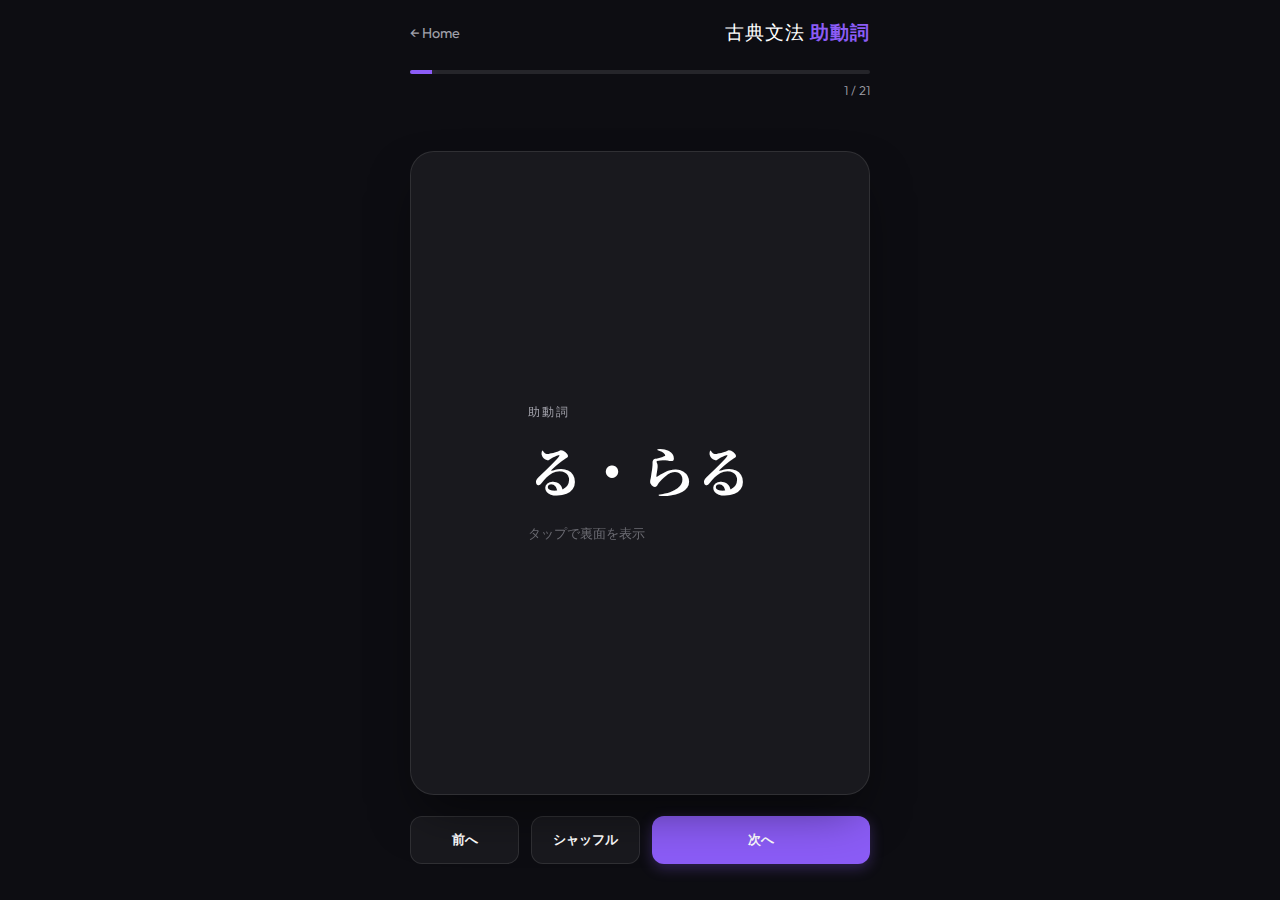
<file: kobun-quiz/index.html>
<!DOCTYPE html>
<html lang="ja">

<head>
    <meta charset="UTF-8">
    <meta name="viewport" content="width=device-width, initial-scale=1.0">
    <title>古文助動詞 暗記クイズ - kuroinusan's site</title>
    <link rel="stylesheet" href="styles.css">
    <link rel="preconnect" href="https://fonts.googleapis.com">
    <link rel="preconnect" href="https://fonts.gstatic.com" crossorigin>
    <link
        href="https://fonts.googleapis.com/css2?family=Noto+Serif+JP:wght@400;700&family=Outfit:wght@300;400;600&display=swap"
        rel="stylesheet">
</head>

<body class="dark-theme">
    <div class="app-container">
        <header>
            <div class="top-nav">
                <a href="../index.html" class="back-link">← Home</a>
                <h1 class="logo">古典文法 <span>助動詞</span></h1>
            </div>
            <div class="progress-container">
                <div class="progress-bar">
                    <div id="progress-fill" style="width: 0%"></div>
                </div>
                <div class="progress-text">
                    <span id="current-index">0</span> / <span id="total-count">0</span>
                </div>
            </div>
        </header>

        <main>
            <div class="card-scene">
                <div class="card" id="flashcard">
                    <div class="card__face card__face--front">
                        <div class="card-content">
                            <span class="label">助動詞</span>
                            <h2 id="card-term" class="term">---</h2>
                            <p class="hint">タップで裏面を表示</p>
                        </div>
                    </div>
                    <div class="card__face card__face--back">
                        <div class="card-content">
                            <div class="data-group">
                                <span class="label">意味</span>
                                <p id="card-meaning" class="data-value">---</p>
                            </div>
                            <div class="data-group">
                                <span class="label">活用</span>
                                <p id="card-inflection" class="data-value">---</p>
                                <div id="conjugation-table-container" class="table-container">
                                    <table id="conjugation-table">
                                        <!-- Will be populated by JS -->
                                    </table>
                                </div>
                            </div>
                            <div class="data-group">
                                <span class="label">接続</span>
                                <p id="card-connection" class="data-value">---</p>
                            </div>
                        </div>
                    </div>
                </div>
            </div>
        </main>

        <footer>
            <div class="controls">
                <button id="prev-btn" class="btn btn-secondary">前へ</button>
                <button id="shuffle-btn" class="btn btn-secondary">シャッフル</button>
                <button id="next-btn" class="btn btn-primary">次へ</button>
            </div>
        </footer>
    </div>
    <script src="script.js"></script>
</body>

</html>
</file>
<file: kobun-quiz/styles.css>
:root {
    --bg-color: #0d0d12;
    --card-bg: rgba(255, 255, 255, 0.05);
    --card-border: rgba(255, 255, 255, 0.1);
    --text-primary: #ffffff;
    --text-secondary: #a1a1aa;
    --accent-color: #8b5cf6;
    /* Violet */
    --accent-glow: rgba(139, 92, 246, 0.3);
    --font-main: 'Outfit', sans-serif;
    --font-ja: 'Noto Serif JP', serif;
}

* {
    margin: 0;
    padding: 0;
    box-sizing: border-box;
}

body {
    background-color: var(--bg-color);
    color: var(--text-primary);
    font-family: var(--font-main);
    overflow: hidden;
    /* Disable page scroll for better app-like feel on mobile */
    height: 100vh;
    display: flex;
    justify-content: center;
    align-items: center;
}

.app-container {
    width: 100%;
    max-width: 500px;
    height: 100vh;
    display: flex;
    flex-direction: column;
    padding: 20px;
    position: relative;
}

/* Header & Progress */
header {
    margin-bottom: 2rem;
}

.top-nav {
    display: flex;
    justify-content: space-between;
    align-items: center;
    margin-bottom: 1.5rem;
}

.back-link {
    text-decoration: none;
    color: var(--text-secondary);
    font-size: 0.9rem;
    transition: color 0.2s;
}

.back-link:hover {
    color: var(--accent-color);
}

.logo {
    font-size: 1.2rem;
    font-weight: 300;
    letter-spacing: 1px;
}

.logo span {
    color: var(--accent-color);
    font-weight: 600;
}

.progress-container {
    width: 100%;
}

.progress-bar {
    width: 100%;
    height: 4px;
    background: rgba(255, 255, 255, 0.1);
    border-radius: 2px;
    overflow: hidden;
    margin-bottom: 0.5rem;
}

#progress-fill {
    height: 100%;
    background: var(--accent-color);
    box-shadow: 0 0 10px var(--accent-glow);
    transition: width 0.3s ease;
}

.progress-text {
    text-align: right;
    font-size: 0.8rem;
    font-weight: 300;
    color: var(--text-secondary);
}

/* Main Flashcard Scene */
main {
    flex: 1;
    display: flex;
    justify-content: center;
    align-items: center;
    padding: 10px 0;
}

.card-scene {
    width: 100%;
    aspect-ratio: 5 / 7;
    perspective: 1000px;
}

.card {
    width: 100%;
    height: 100%;
    position: relative;
    transition: transform 0.6s cubic-bezier(0.4, 0, 0.2, 1);
    transform-style: preserve-3d;
    cursor: pointer;
}

.card.is-flipped {
    transform: rotateY(180deg);
}

.card__face {
    position: absolute;
    width: 100%;
    height: 100%;
    -webkit-backface-visibility: hidden;
    backface-visibility: hidden;
    display: flex;
    flex-direction: column;
    justify-content: center;
    align-items: center;
    padding: 40px;
    border-radius: 24px;
    background: var(--card-bg);
    border: 1px solid var(--card-border);
    backdrop-filter: blur(10px);
    box-shadow: 0 25px 50px -12px rgba(0, 0, 0, 0.5);
}

.card__face--back {
    transform: rotateY(180deg);
}

/* Card Content */
.label {
    display: block;
    font-size: 0.75rem;
    text-transform: uppercase;
    letter-spacing: 2px;
    color: var(--text-secondary);
    margin-bottom: 0.5rem;
}

.term {
    font-family: var(--font-ja);
    font-size: 3.5rem;
    font-weight: 700;
    margin-bottom: 1rem;
}

.hint {
    font-size: 0.8rem;
    color: var(--text-secondary);
    opacity: 0.6;
}

.data-group {
    width: 100%;
    margin-bottom: 1.5rem;
    text-align: left;
}

.data-value {
    font-family: var(--font-ja);
    font-size: 1.15rem;
    /* Slightly smaller to fit table */
    line-height: 1.4;
    color: var(--text-primary);
    margin-bottom: 0.5rem;
}

.table-container {
    width: 100%;
    overflow-x: auto;
    background: rgba(0, 0, 0, 0.2);
    border-radius: 8px;
    padding: 8px;
    margin-top: 8px;
    border: 1px solid var(--card-border);
}

table {
    width: 100%;
    border-collapse: collapse;
    font-family: var(--font-ja);
    font-size: 0.9rem;
}

th,
td {
    padding: 6px 4px;
    text-align: center;
    border: 1px solid rgba(255, 255, 255, 0.1);
}

th {
    background: rgba(255, 255, 255, 0.05);
    color: var(--text-secondary);
    font-weight: 400;
    font-size: 0.7rem;
    text-transform: uppercase;
}

td {
    color: var(--text-primary);
}

/* Controls */
footer {
    padding-bottom: 1rem;
}

.controls {
    display: grid;
    grid-template-columns: 1fr 1fr 2fr;
    gap: 12px;
}

.btn {
    padding: 14px;
    border-radius: 12px;
    border: none;
    font-family: var(--font-main);
    font-weight: 600;
    cursor: pointer;
    transition: all 0.2s;
    display: flex;
    justify-content: center;
    align-items: center;
}

.btn-secondary {
    background: rgba(255, 255, 255, 0.05);
    color: var(--text-primary);
    border: 1px solid var(--card-border);
}

.btn-secondary:active {
    scale: 0.95;
    background: rgba(255, 255, 255, 0.1);
}

.btn-primary {
    background: var(--accent-color);
    color: white;
    box-shadow: 0 4px 14px 0 var(--accent-glow);
}

.btn-primary:active {
    scale: 0.95;
    opacity: 0.9;
}

/* Animations */
@keyframes fadeIn {
    from {
        opacity: 0;
        transform: translateY(10px);
    }

    to {
        opacity: 1;
        transform: translateY(0);
    }
}

.card-content {
    animation: fadeIn 0.4s ease-out forwards;
}

/* Responsive */
@media (max-width: 400px) {
    .term {
        font-size: 2.8rem;
    }

    .data-value {
        font-size: 1.1rem;
    }
}
</file>
